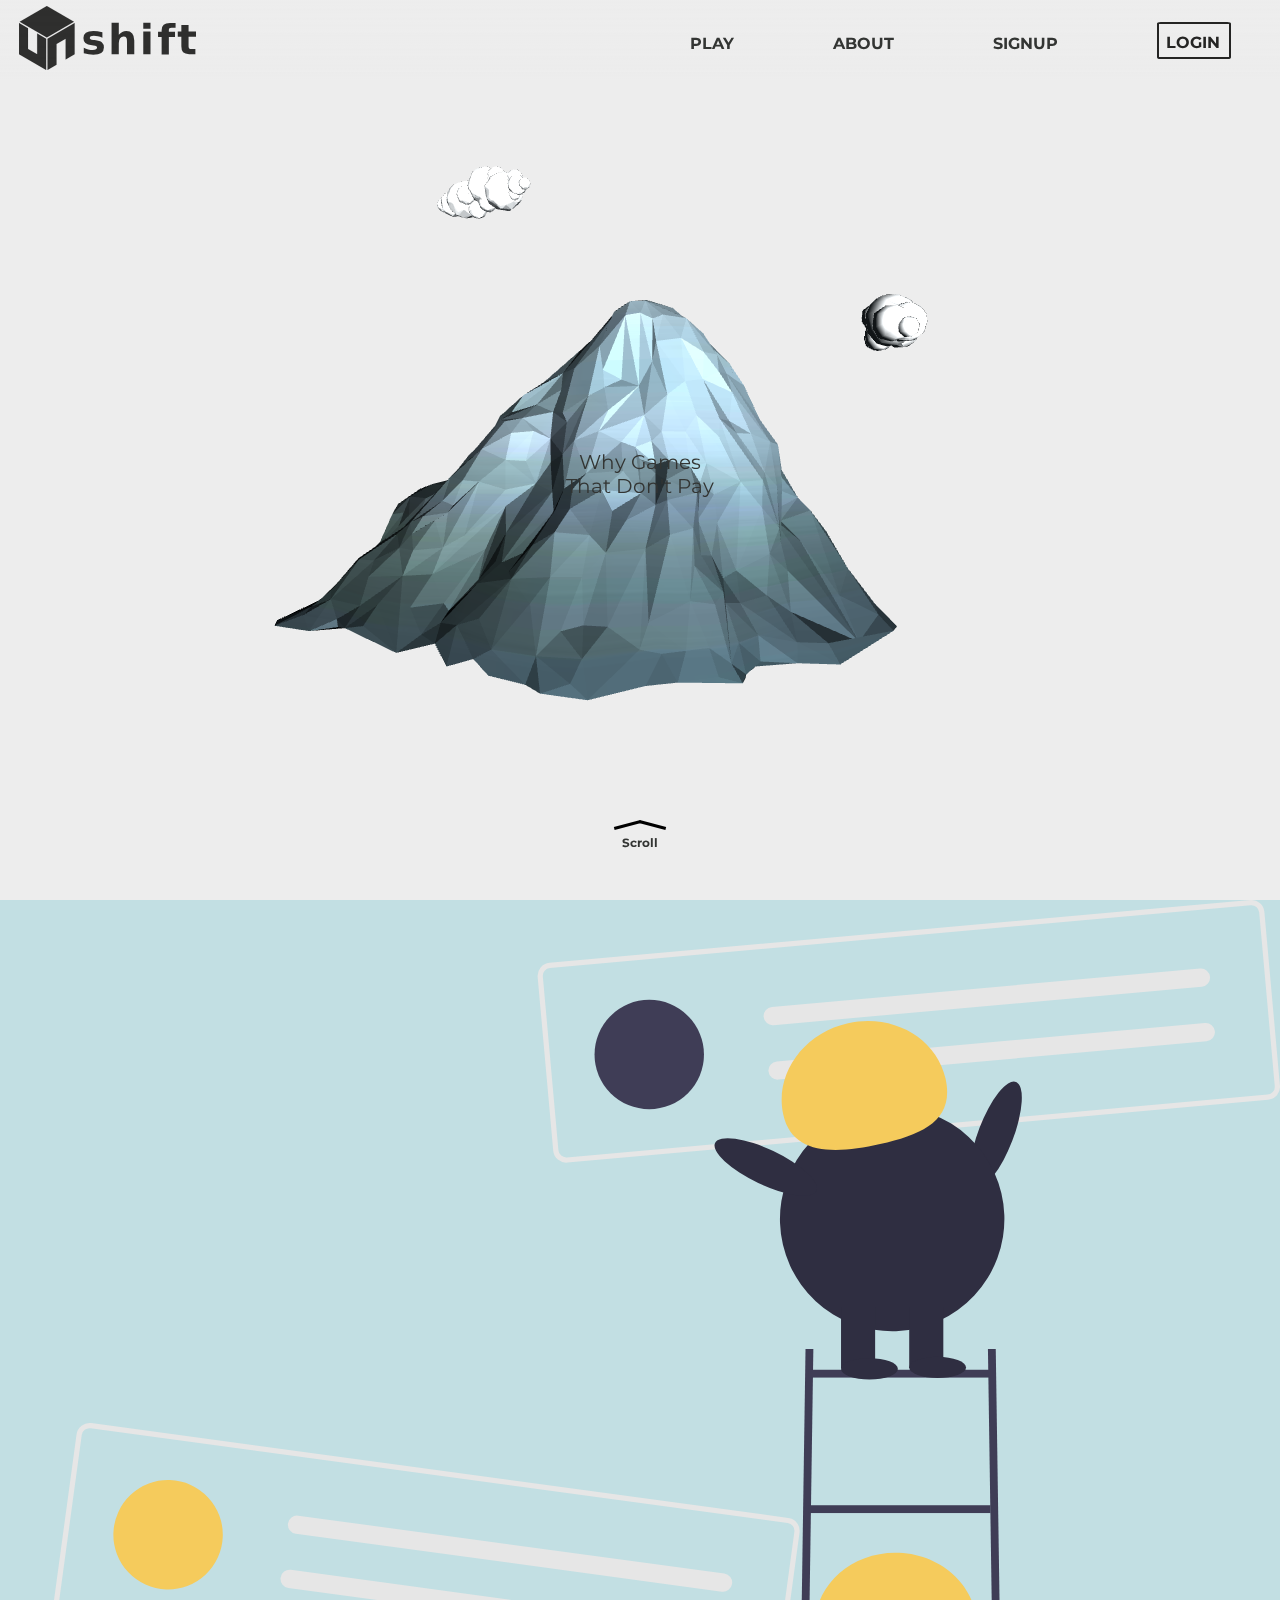
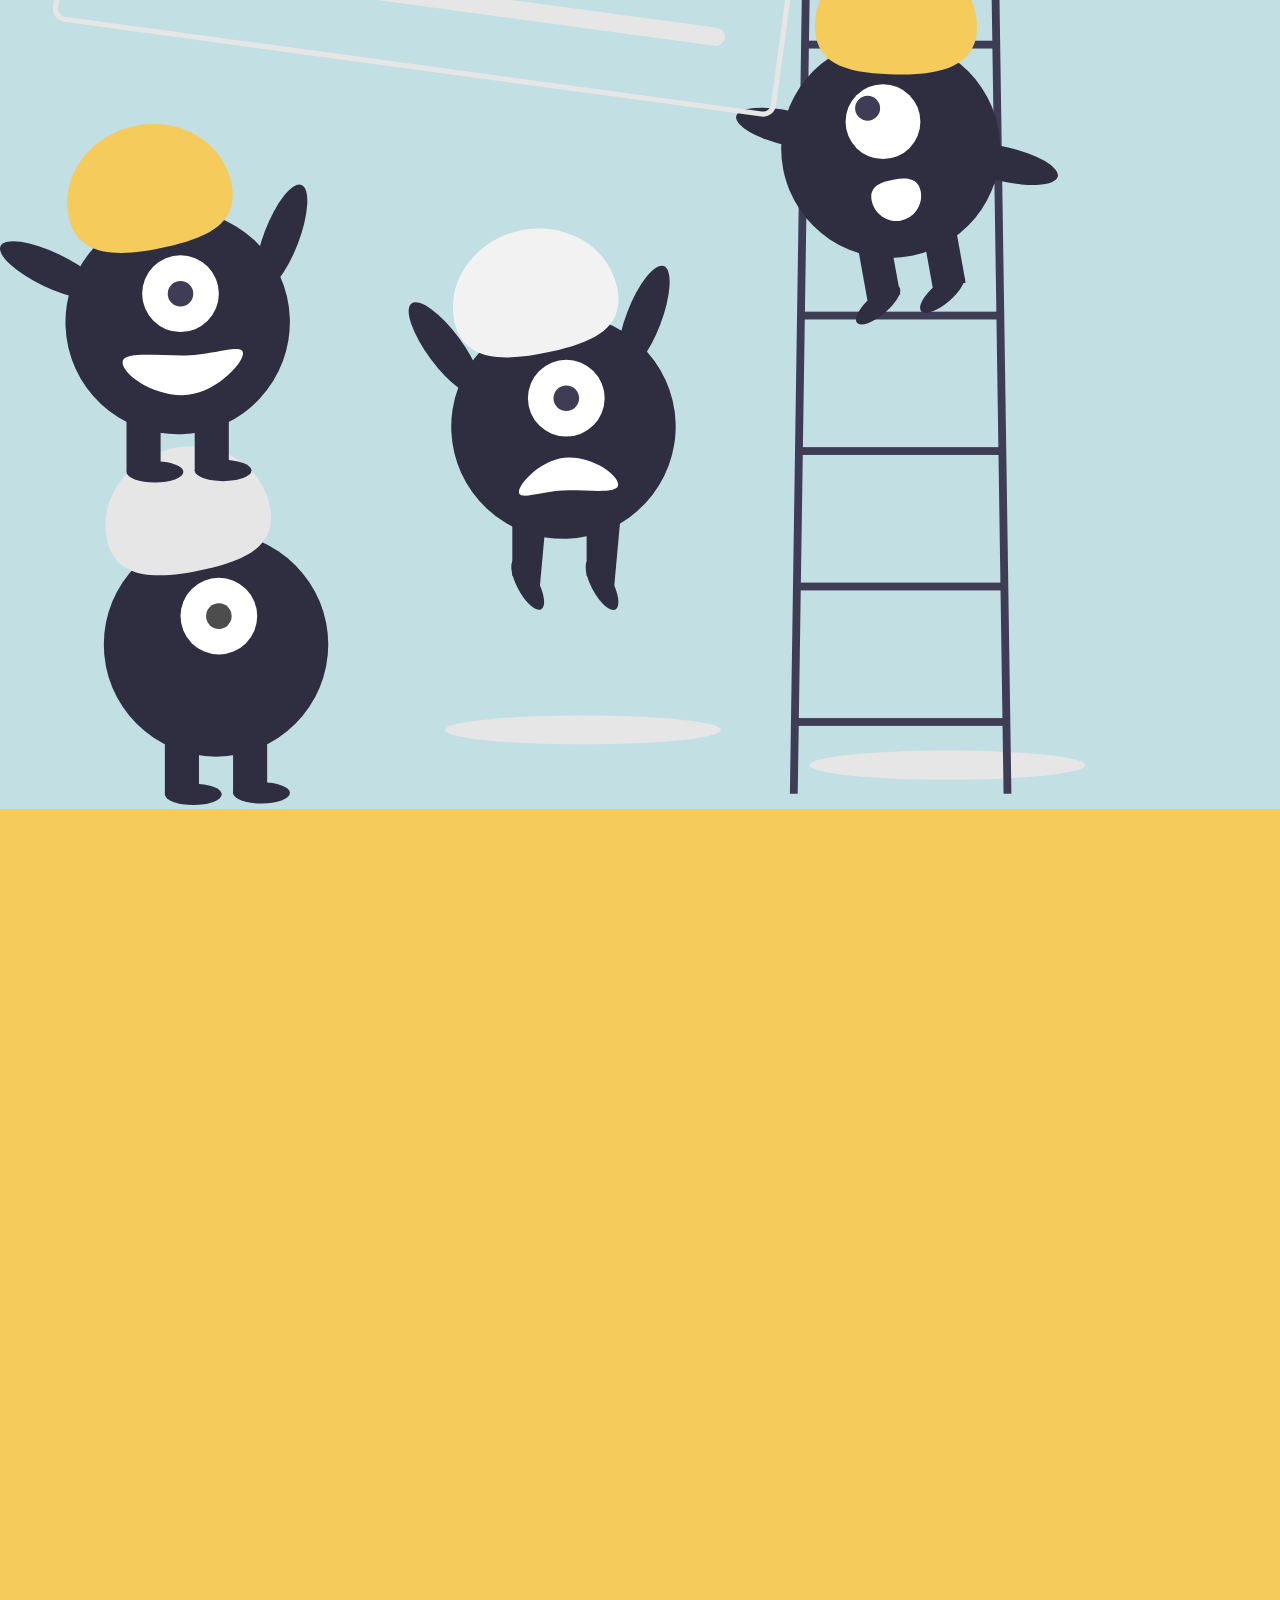
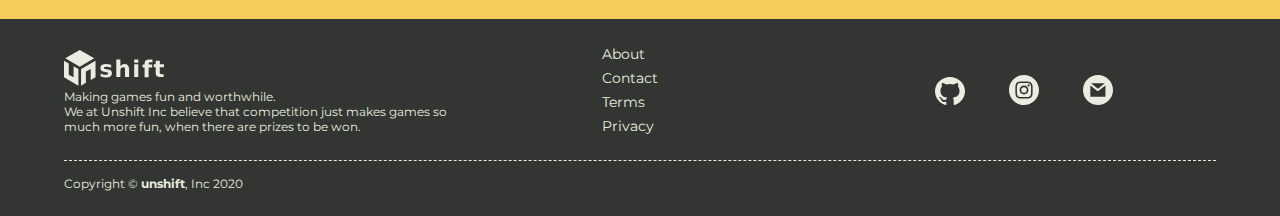
<file: index.html>
<!DOCTYPE html>
<html lang="en">
<head>
  <meta charset="UTF-8">
  <meta name="viewport" content="width=device-width, initial-scale=1.0">
  <title>Unshift</title>
  <link rel="icon" type="image/png" href="assets/favicon.svg">
  <link href="https://fonts.googleapis.com/css2?family=Montserrat&display=swap" rel="stylesheet">
  <link rel="stylesheet" href="style/menu.css">
  <link rel="stylesheet" href="style/style.css">
</head>
<body>
  <!-- .............. HEADER SECTION ...................-->
  <header>
    <div class="nav-buttons">
      <div class="scroll-to-top">
        <img src="assets/images/up.svg" alt="up icon">
        <span>Scroll</span>
      </div>
      <div class="hamburger">
        <div class="x">
          <div class="line1"></div>
          <div class="line2"></div>
          <div class="line3"></div>
        </div>
      </div>
    </div>
    <nav>
      <a href="index.html" class="logo"><img src="assets/images/logo.svg" alt="unshift logo"></a>
      <ul class="nav-links">
        <li><a href="#">PLAY</a></li>
        <li><a href="#" class="active">ABOUT</a></li>
        <li><a href="#">SIGNUP</a></li>
        <a class="login" href="#">LOGIN</a>
      </ul>
    </nav>
  </header>

  <!-- .............. CONTENT ...................-->
  
  <main>
    <canvas id="c"></canvas>
    <section>
      <!-- <h1>Let's Make</h1><h1>Games Worthwhile</h1> -->
      <!-- <h1>Why Kill Time</h1><h1>This Quarantine</h1> -->
      <h1>Why Games</h1><h1>That Don't Pay</h1>
    </section>
  </main>
  
  <div class="more">
    <img src="assets/images/swipe.svg" alt="up icon">
    <span>Scroll</span>
    <!-- <span class="mobile">Swipe</span> -->
  </div>
  
  <section class="intro">
    <img src="./assets/images/compete.svg" alt="competition">
  </section>
  <section class="info">
    <!-- <img src="./assets/favicon.svg" alt="competition" style="height: 100%;"> -->
  </section>

  <!-- ...................FOOTER SECTION................ -->
  <footer>
    <div class="container">
      <div class="footer-info">
        <div class="moto">
          <a href="#"><img class="motoimage" src="./assets/images/footer-logo.svg" alt=""></a>
          <p>Making games fun and worthwhile. </p>
          <p class="desktop">We at Unshift Inc believe that competition just makes games so much more fun, when there are prizes to be won.</p>
        </div>
  
        <ul class="footer-links">
          <li><a href="#">About</a></li>
          <li><a href="#">Contact</a></li>
          <li><a href="#">Terms</a></li>
          <li><a href="#">Privacy</a></li>
        </ul>
        <div class="icons">
          <a href="#"><img class="icon" src="./assets/images/github.svg" alt=""></a>
          <a href="#"><img class="icon" src="./assets/images/instagram.svg" alt=""></a>
          <a href="#"><img class="icon" src="./assets/images/gmail.svg" alt=""></a>
        </div>
      </div>
      <div class="icons-mobile">
        <a href="#"><img class="icon" src="./assets/images/github.svg" alt=""></a>
        <a href="#"><img class="icon" src="./assets/images/instagram.svg" alt=""></a>
        <a href="#"><img class="icon" src="./assets/images/gmail.svg" alt=""></a>
      </div>
    </div>

    <!-- <a class="join" href="#">Join Us</a> -->
    <div class="copy"><br>
      <p>Copyright &#169;<b> unshift</b>, Inc 2020</p>
    </div>
    
  </footer>
  <!-- Icons made by <a href="https://www.flaticon.com/authors/pixel-perfect" title="Pixel perfect">Pixel perfect</a> from <a href="https://www.flaticon.com/" title="Flaticon"> www.flaticon.com</a>
  Icons made by <a href="https://www.flaticon.com/authors/freepik" title="Freepik">Freepik</a> from <a href="https://www.flaticon.com/" title="Flaticon"> www.flaticon.com</a>
  Icons made by <a href="https://www.flaticon.com/authors/pixel-perfect" title="Pixel perfect">Pixel perfect</a> from <a href="https://www.flaticon.com/" title="Flaticon"> www.flaticon.com</a>
  Icons made by <a href="https://www.flaticon.com/authors/freepik" title="Freepik">Freepik</a> from <a href="https://www.flaticon.com/" title="Flaticon"> www.flaticon.com</a> -->
  <!-- ...................SCRIPTS SECTION................ -->

  <script src="./js/menu.js"></script>
  <script type="module" src="./js/3dmodel.js"></script>
</body>
</html>
</file>
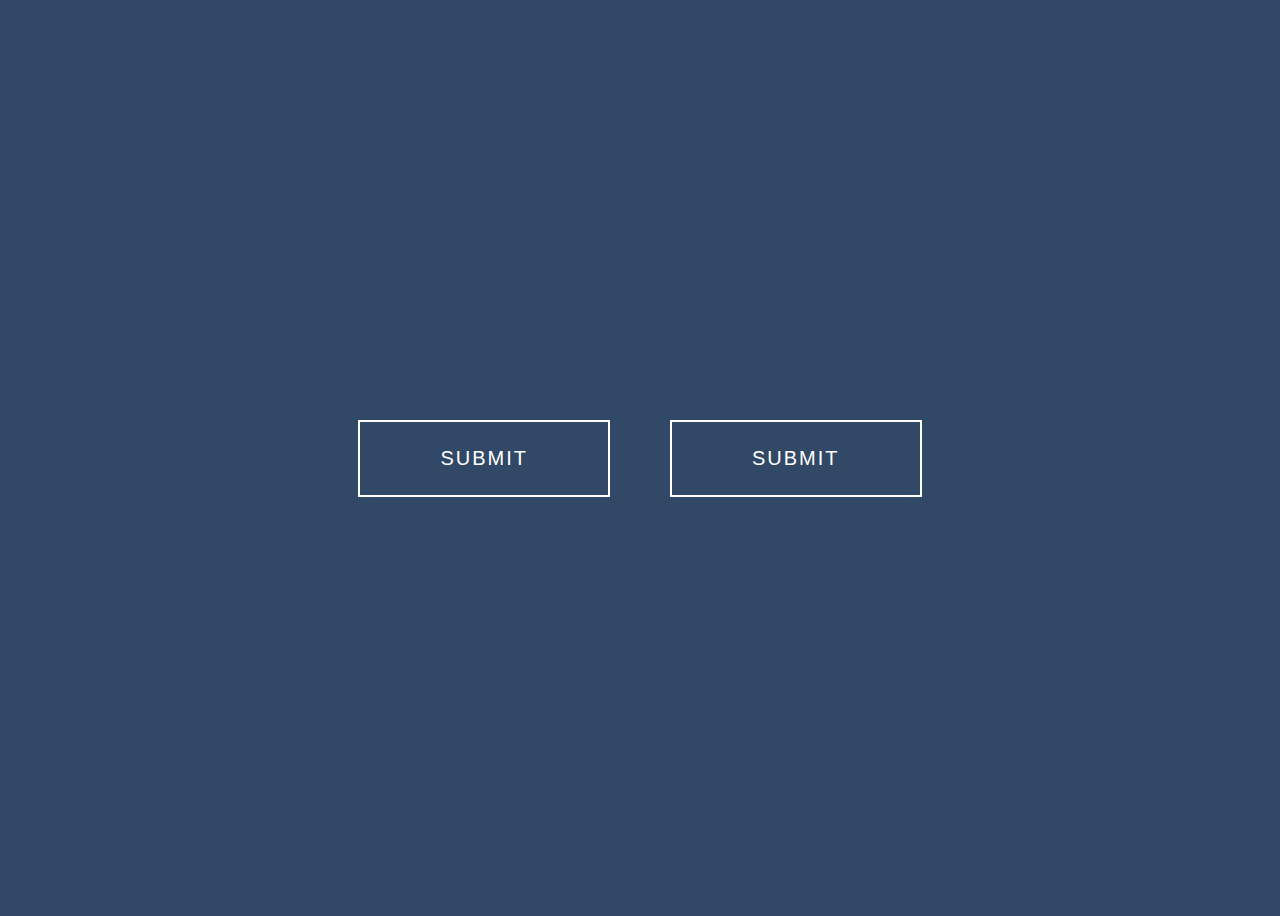
<file: simply.html>
<head>
    <style>
        body{
  background-color: #314867;
  height: 100vh;
  font-family: 'Montserrat', sans-serif;
}

div.container{
  height: 100%;
  display: flex;
  align-items: center;
  justify-content: center;
}

button.btn{
  background: transparent;
  color: white;
  border: 2px solid white;
  font-size: 20px;
  letter-spacing: 2px;
  padding: 25px 80px;
  text-transform: uppercase;
  cursor: pointer;
  display: inline-block;
  margin: 15px 30px;
  -webkit-transition: all 0.4s;
    -moz-transition: all 0.4s;
    transition: all 0.4s;
}


button.btn-1:hover{
  background-color: white;
  color: black;
  -webkit-transition: all 0.4s;
    -moz-transition: all 0.4s;
    transition: all 0.4s;
}

button.btn-2{
  overflow: hidden;
}

button.btn-2:hover{
  color: black;
}


button.btn-2:after {
    content: '';
    position: absolute;
    z-index: -1;
    -webkit-transition: all 0.4s;
    -moz-transition: all 0.4s;
    transition: all 0.4s;
    width: 0;
    height: 100%;
    top: 0;
    left: 0;
    background: #fff;
}
button.btn-2:hover:after,
button.btn-2:active:after {
    width: 100%;
}
    </style>
</head>

<body>
    <div class="container">
      <button class="btn btn-1">Submit</button>
      <button class="btn btn-2">Submit</button>
    </div>
</body>
</file>
<file: style/menu.css>
* {
    margin: 0;
    padding: 0;
    box-sizing: border-box;
    
}

body {
    background-color: #EDEDED;
    font-family: 'Montserrat', sans-serif;
    font-size: 16px;
    color: #333533;
}

a{
    text-decoration: none;
}

li{
    list-style-type: none;
}



nav{
    position: fixed;
    z-index: 1;
    width: 100%;
    height: 80px;
    display: flex;
    justify-content: space-around;
    background-image: linear-gradient(#ededed88, #ededed00);
    transition: all 0.5s ease;
    /* background-image: linear-gradient(#96969652, #ededed00); */
    /* background-color: #ededed56; */
}

.logo{
    flex: 1;
    z-index: 1;
    width: 100px;
}

.logo img{
    /* width: 200px; */
    height: 80%;
    color: #333533;
    margin: 1% 3%;
    transition: all 0.5s ease;
}
nav.small{
    /* width: 150px; */
    height: 50px;
    color: #333533;
    /* margin: 1% 3%; */
    transition: all 0.5s ease;
}

.nav-links{
    flex: 1;
    display: flex; 
    justify-content: space-around;
    align-items: center;
    padding-bottom: 10px;
}
.active::after{
    content: "";
    display: block;
    height: 3px;
    left: 50%;
    position: relative;
    background: #333533;
    width: 100%;
    left: 0; 
}
.nav-links li a{
    font-size: 16px;
    font-weight: bold;
    color: #333533;
    /* text-transform: lowercase; */
}

.nav-links li a::after {    
    content: "";
    display: block;
    height: 3px;
    left: 0;
    position: relative;
    background: #333533;
    transition: width 0.3s ease 0s, left 0.3s ease-out 0s;
    width: 0;
}
.nav-links li a:hover:after { 
    width: 100%; 
    left: 0; 
}
.login{
    text-decoration: none;
    border: solid #242423 2px;
    color: #242423;
    font-size: 16px;
    font-weight: bold;
    border-radius: 5%;
    margin-top: 10px;
    padding: 9px 9px 5px 7px;
    cursor: pointer;;
    overflow: hidden;
    position: relative;
}

.login:hover{
    color: #EDEDED;
}


.login:after {
    content: '';
    position: absolute;
    z-index: -1;
    -webkit-transition: all 0.4s;
    -moz-transition: all 0.4s;
    transition: all 0.4s;
    width: 0;
    height: 100%;
    top: 0;
    left: 0;
    background-color: #242423;
}
.login:hover:after,
.login:active:after {
    width: 100%;
}
.nav-buttons{
    position: fixed;
    right: 4%;
    bottom: 7%;
    z-index: 2;
    display: flex;
    justify-content: space-between;
    flex-direction: column;
}
.hamburger{
    display: none;
}
.scroll-to-top{
    background-color: rgba(253, 253, 253, 0.781);
    width: 51px;
    height: 40px;
    cursor: pointer;
    right: 3%;
    bottom: 3%;
    border: solid #242423 2px;
    text-align: center;
    font-size: 12px;
    /* display: none; */
    z-index: 0;
    opacity: 0;
    transition: all 0.5s ease;
    /*To remove on tap blue color*/
    -webkit-tap-highlight-color: transparent;
    /*To disable text selection on tap or double click*/
    -moz-user-select: none; /* Firefox */
    -ms-user-select: none; /* Internet Explorer */
    -khtml-user-select: none; /* KHTML browsers (e.g. Konqueror) */
    -webkit-user-select: none; /* Chrome, Safari, and Opera */
    -webkit-touch-callout: none; /* Disable Android and iOS callouts*/

}

.scroll-to-top img{
    margin: 3px;
    width: auto;
    animation: upup 0.8s infinite alternate;
}
.scroll-to-top.fade{
    opacity: 1;
    /* z-index: -2; */
}


@keyframes upup{
    0%{
        transform: translateY(0px);
    }
    100%{
        transform: translateY(7px);
    }
}

.more{
    width: 100%;
    height: 20%;
    /* background-color: burlywood; */
    display: flex;
    position: absolute;
    bottom: -10%;
    font-size: 12px;
    text-align: center;
    z-index: 0;
    flex-direction: column;
    /*To remove on tap blue color*/
    -webkit-tap-highlight-color: transparent;
    /*To disable text selection on tap or double click*/
    -moz-user-select: none; /* Firefox */
    -ms-user-select: none; /* Internet Explorer */
    -khtml-user-select: none; /* KHTML browsers (e.g. Konqueror) */
    -webkit-user-select: none; /* Chrome, Safari, and Opera */
    -webkit-touch-callout: none; /* Disable Android and iOS callouts*/
    transition: all 0.5s ease;
}
.more img{
    height: 10px;
    margin: 10px 0px 5px 0px;
    animation: swipe 0.8s infinite alternate;
}
.more span{
    font-weight: bold;
    font-size: 12px;
}
.more.fade{
    opacity: 0;
}

.desktop{
    display: block;
}
.mobile{
    display: none;
}

@keyframes swipe{
    0%{
        transform: translateY(2px);
    }
    100%{
        transform: translateY(7px);
    }
}



@media screen and (min-width: 1220px){
    .nav-links li{
        margin-top: 20px;
    }
}



@media screen and (max-width: 1220px){
    .logo{
        z-index: 1;
        position: fixed;
        width: 100%;
    }
    
    .logo img{
        width: 150px;
        color: #333533;
        margin: 2% 3%;
        transition: all 0.5s ease;
    }
    .logo img.small{
        width: 130px;
        height: 80%;
        color: #333533;
        margin: 2% 3%;
        transition: all 0.5s ease;
    }
    /* .logo img{
        height: 100%;
        margin: 1% 3%;
    } */
    /* .logo img.small{
        height: 80%;
        color: #333533;
        margin: 1% 3%;
        transition: all 0.5s ease;
    } */
    .line1{
        width:27px;
        height:2px;
        background-color: #242423;
        margin: 5px;
        transition: all 0.5s ease;
    }
    .line2{
        width:27px;
        height:2px;
        background-color: #242423;
        margin: 5px;
        transition: all 0.5s ease;
    }
    .line3{
        width:27px;
        height:2px;
        background-color: #242423;
        margin: 5px;
        transition: all 0.5s ease;
    }
    .line1.close{
        transform: translate(0px,7px) rotate(45deg);
    }
    .line2.close{
        opacity: 0;
    }
    .line3.close{
        transform: translate(0px,-7px) rotate(-45deg);
    }
    .hamburger{
        background-color: rgba(253, 253, 253, 0.781);
        padding: 5px;
        z-index: 2;
        cursor: pointer;
        border: solid #242423 2px;
        text-align: center;
        font-size: 10px;
        display: unset;
        transition: all 0.5s ease;
        -webkit-tap-highlight-color: transparent;
    }
    .hamburger.hide{
        opacity: 0;
    }
    .scroll-to-top.hide{
        opacity: 0;
    }
    .x{
        transition: all 0.6s ease;
    }
    .x.open{
        transform: rotate(360deg);
    }
    .scroll-to-top{
        width: 51px;
        height: 40px;
        cursor: pointer;
        right: 3%;
        bottom: 3%;
        border: solid #242423 2px;
        margin-bottom: 10px;
        font-size: 10px;
        transition: all 0.5s ease;
        -webkit-tap-highlight-color: transparent;
    }
  
    .scroll-to-top.close{
        transition: all 0.5s ease;
        opacity: 0;
    }

    .nav-links{
        position: fixed;
        height: 100vh;
        background-color: rgba(255, 255, 255, 0.747);
        width: 100%;
        flex-direction: column;
        justify-content: center;
        clip-path: circle(50px at 110% 110%);
        -webkit-clip-path: circle(50px at 110% 110%);
        transition: all 1s ease;
    }
    .nav-links.open{
        clip-path: circle(1200px at 110% 110%);
        -webkit-clip-path: circle(1200px at 110% 110%);
    }
    .nav-links li{
        margin: 25px;
        opacity: 0;
    }
    .login{
        text-decoration: none;
        background-color:#242423;
        border: solid #242423 3px;
        color: #EDEDED;
        font-size: 20px;
        font-weight: bolder;
        border-radius: 3%;
        margin-left: 5px;
        padding: 10px 10px 9px 10px;
        cursor: pointer;
        opacity: 0;
    }
    .nav-links li a,.login{
        font-size: 25px;
    }
    .nav-links li:nth-child(1){
        transition: all 0.5s ease 0.8s;
    }
    .nav-links li:nth-child(2){
        transition: all 0.5s ease 0.6s;
    }
    .nav-links li:nth-child(3){
        transition: all 0.5s ease 0.4s;
    }
    .login{
        transition: all 0.5s ease 0.2s;
    }
    .nav-links li.fade,.login.fade{
        opacity: 1;
    }
    .more span{
        font-size: 10px;
        font-weight: bolder;
    }
    .desktop{
        display: none;
    }
    .mobile{
        display: block;
    }
}
</file>
<file: style/style.css>
@import url('https://fonts.googleapis.com/css2?family=Montserrat&display=swap');

/* CORE STYLES */
:root {
  --color1: #cfdbd5;
  --color2: #e8eddf;
  --color3: #f5cb5c;
  --color4: #242423;
  --color5: #333533;
}

.intro{
  background-color: #C2DFE3;
  /* height: 90vh; */
  /* width: 100vw; */
  overflow: hidden;
}
.info{
  background-color: #f5cb5c;
  height: 90vh;
  /* width: 100vw; */
  overflow: hidden;
}
.intro img,.info img{
  width: 100%;
}

main{
  height: 100vh;
  text-align: center;
}
main section{
  width: 100%;
  /* background-color: #f5cb5c; */
  text-align: center;
  position: absolute;
  top: 50%;
}
main section h1{
  font-size: 20px;
  font-weight: normal;
}
#c{
  width: 100%;
  height: 100%;
  display: block;
  outline: none;
  position: absolute;
  z-index: -1;
  /* background-color: ivory; */
}

.more{
  width: 100%;
  height: 20%;
  /* background-color: burlywood; */
  display: flex;
  position: absolute;
  bottom: -10%;
  font-size: 12px;
  text-align: center;
  z-index: 0;
  flex-direction: column;
  /*To remove on tap blue color*/
  -webkit-tap-highlight-color: transparent;
  /*To disable text selection on tap or double click*/
  -moz-user-select: none; /* Firefox */
  -ms-user-select: none; /* Internet Explorer */
  -khtml-user-select: none; /* KHTML browsers (e.g. Konqueror) */
  -webkit-user-select: none; /* Chrome, Safari, and Opera */
  -webkit-touch-callout: none; /* Disable Android and iOS callouts*/
  transition: all 0.5s ease;
}
.more img{
  height: 10px;
  margin: 10px 0px 5px 0px;
  animation: swipe 0.8s infinite alternate;
}
.more span{
  font-weight: bold;
  font-size: 12px;
}
.more.fade{
  opacity: 0;
}

.desktop{
  display: block;
}
.mobile{
  display: none;
}

footer{
  background-color: #333533;
  color: #e8eddf;
}
.container{
  width:90%;
  margin: auto;
}
.footer-info{
  display: flex;
  justify-content: space-around;
  align-items: center;
  padding-top: 25px;
}
.footer-links{
  flex: 1;
}
.footer-links li{
  margin: 0 0 5px 0;
  margin-left: 40%;
}
.footer-links li a{
  font-size: 14px;
  color: #e8eddf;
}
.footer-links li a:hover,.moto a:hover{
  opacity: 0.7;
}
.moto{
  margin: auto;
  /* text-align: center; */
  flex: 1;
  font-size: 12px;
  flex-direction: column;
}
.motoimage{
  width: 100px;
}

.join{
  font-size: 14px;
  color: #e8eddf;
}
.icons-mobile{
  display: none;
}
.icons{
  flex: 1;
  text-align: center;
  margin: auto;
}
.icons a{
  margin: auto 20px auto 20px;
}
.icon{
  width: 30px;
  transition: all 0.2s ease;
}
.icon:hover{
  opacity: 0.7;
}

.copy{
  width: 90%;
  margin: 20px auto 0 auto;
  padding-bottom: 25px;
  font-size: 12px;
  border-top: 1.5px dashed #e8eddf;
}


@keyframes swipe{
    0%{
        transform: translateY(2px);
    }
    100%{
        transform: translateY(7px);
    }
}

@media screen and (max-width: 1220px){
  
  /* #c{
    position: absolute;
    z-index: -1;
  } */
  .desktop{
    display: none;
  }
  .container{
    width: 80%;
  }
  footer{
    background-color: #333533;
    color: #e8eddf;
    /* display: flex; */
    /* height: 240px; */
  }
  .footer-links li a{
    font-size: 14px;
    color: #e8eddf;
  }
  .moto{
    margin: auto;
    text-align: center;
    flex: 1;
    font-size: 12px;
    flex-direction: column;
  }  
  .join{
    font-size: 12px;
    color: #e8eddf;
  }
  .icons{
    display: none;
  }
  .icons-mobile{
    display: block;
    margin: 15px auto 15px auto;
    text-align: center;
  }
  .icon{
    margin: auto 5px auto 5px;
  }
  .copy{
    width: 80%;
    margin: 0px auto 0 auto;
    font-size: 10px;
    border-top: 1.5px dashed #e8eddf;
  }
}
</file>
